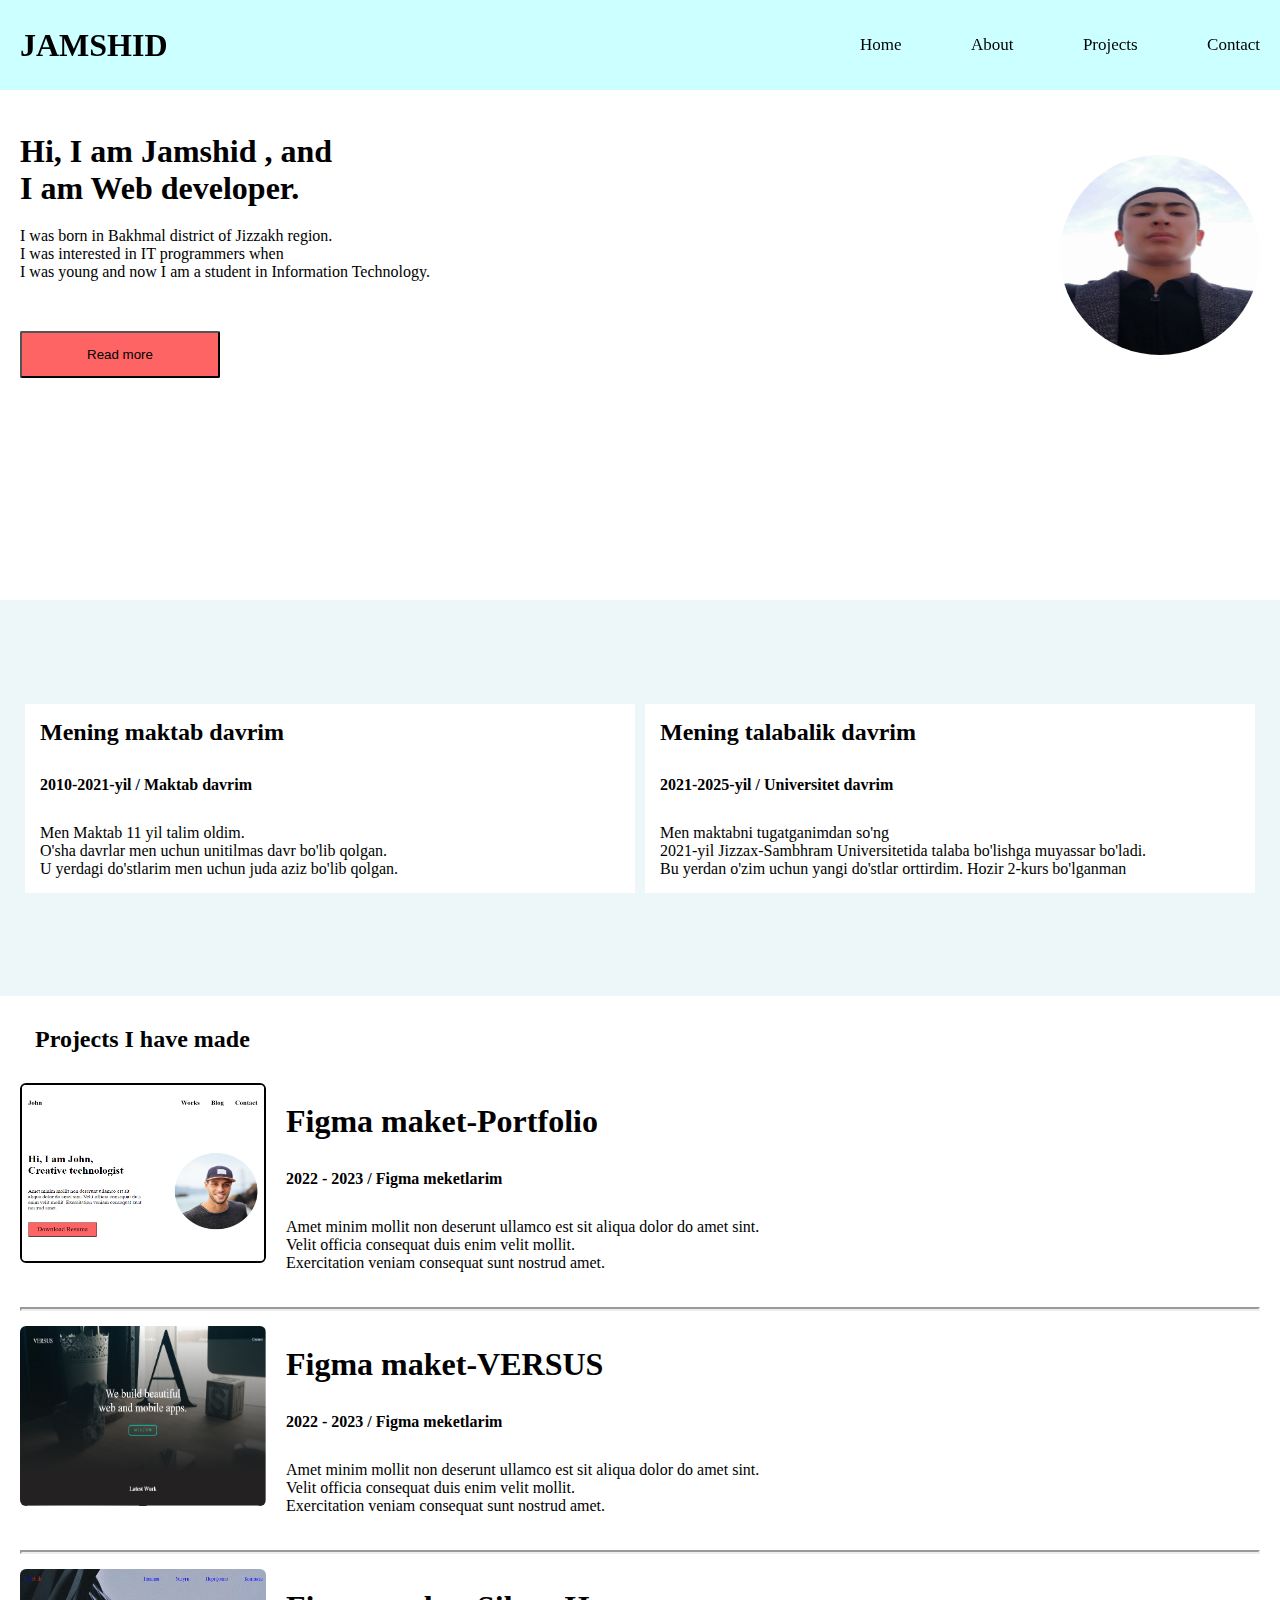
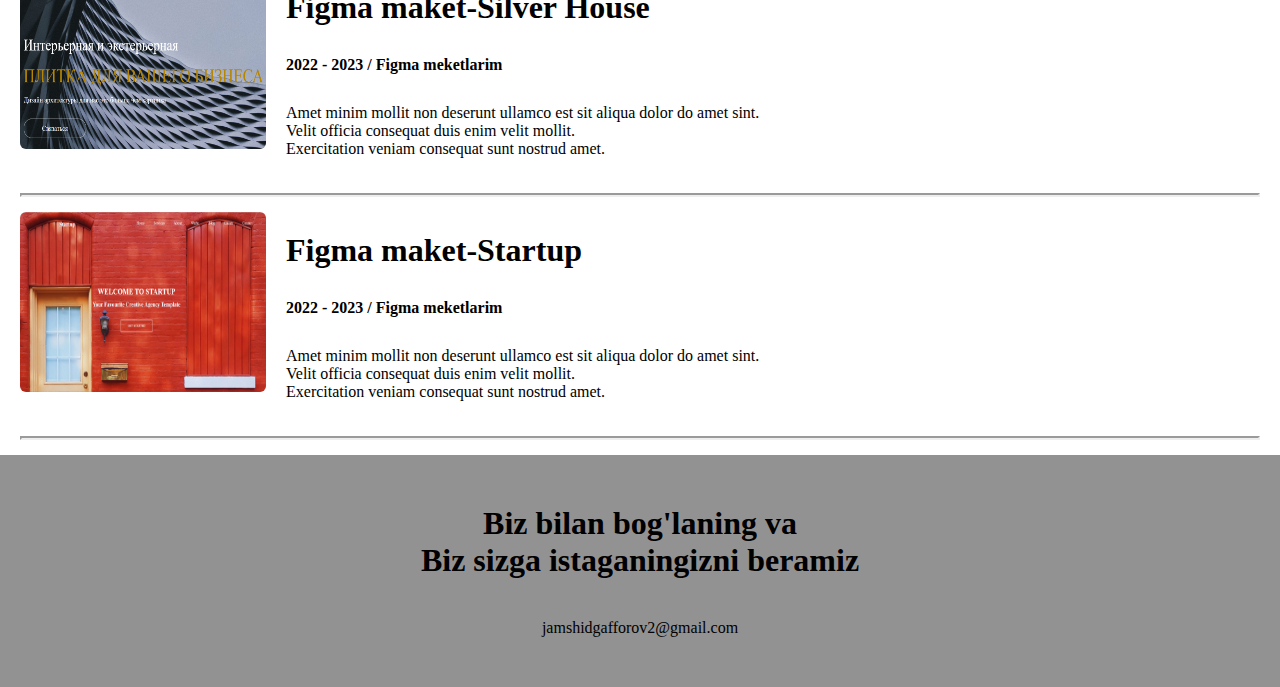
<file: index.html>
<!DOCTYPE html>
<html lang="en">

<head>
    <meta charset="UTF-8">
    <meta http-equiv="X-UA-Compatible" content="IE=edge">
    <meta name="viewport" content="width=device-width, initial-scale=1.0">

    <link rel="stylesheet" href="https://cdnjs.cloudflare.com/ajax/libs/font-awesome/6.3.0/css/all.min.css"
        integrity="sha512-SzlrxWUlpfuzQ+pcUCosxcglQRNAq/DZjVsC0lE40xsADsfeQoEypE+enwcOiGjk/bSuGGKHEyjSoQ1zVisanQ=="
        crossorigin="anonymous" referrerpolicy="no-referrer" />
    <link rel="stylesheet" href="./index.css">
    <title>Jamshid</title>
</head>

<body>
    <header class="">
        <nav>
            <div class="container">
                <div class="row">
                    <h1>JAMSHID</h1>
                    <ul class="display-flex ul1">
                        <li><a href="">Home</a></li>
                        <li><a href="#about">About</a></li>
                        <li><a href="#projects">Projects</a></li>
                        <li><a href="#aloqa">Contact</a></li>
                    </ul>
                    <i class="fas fa-bars"></i>
                    <input type="checkbox" id="dropdown">
                    <label for="dropdown" class="menubar">

                    </label>
                </div>
            </div>
        </nav>
        <section class="section1">
            <div class="container">
                <div class="row display-flex">
                    <div class="article">
                        <h1>Hi, I am Jamshid , and <br>
                            I am Web developer.
                        </h1>
                        <p>
                            I was born in Bakhmal district of Jizzakh region. <br>
                            I was interested in IT programmers when <br>
                            I was young and now I am a student in
                            Information Technology.
                        </p>
                        <button type="button" class="btn btn-danger">Read more</button>


                    </div>
                    <div class="img">
                        <img src="./img/My picture.jpg" alt="picture">
                    </div>
                </div>
            </div>
        </section>
    </header>


    <main id="about">
        <div class="container">

            <div class="row">
                <div class="col-6">
                    <div class="div">
                        <h2>
                            Mening maktab davrim
                        </h2>
                        <b>2010-2021-yil / Maktab davrim</b>
                        <p>
                            Men Maktab 11 yil talim oldim. <br>
                            O'sha davrlar men uchun unitilmas davr bo'lib qolgan. <br>
                            U yerdagi do'stlarim men uchun juda aziz bo'lib qolgan.
                        </p>
                    </div>
                </div>
                <div class="col-6 ">
                    <div class="div ">
                        <h2>
                            Mening talabalik davrim
                        </h2>
                        <b>2021-2025-yil / Universitet davrim</b>
                        <p>
                            Men maktabni tugatganimdan so'ng <br>
                            2021-yil Jizzax-Sambhram Universitetida talaba bo'lishga muyassar bo'ladi. <br>
                            Bu yerdan o'zim uchun yangi do'stlar orttirdim.
                            Hozir 2-kurs bo'lganman
                        </p>
                    </div>
                </div>
            </div>
        </div>
    </main>
    <section id="projects" class="section2">
        <div class="container">
            <h2>Projects I have made</h2>
            <div class="row">
                <div class="col4">
                    <a href="../Portfolio/"><img class="border" src="./img/Screenshot_4.png" alt="Rasm"></a>
                    <div class="figma">
                        <h1>Figma maket-Portfolio</h1>
                        <b> 2022 - 2023 / Figma meketlarim</b>
                        <p>Amet minim mollit non deserunt ullamco est sit aliqua dolor do amet sint. <br> Velit officia
                            consequat duis enim velit mollit. <br> Exercitation veniam consequat sunt nostrud amet.</p>
                    </div>
                </div>
                <hr>
                <div class="col4">
                    <a href="../VERSUS/index.html"><img src="./img/Screenshot_2.png" alt="Rasm"></a>
                    <div class="figma">
                        <h1>Figma maket-VERSUS</h1>
                        <b> 2022 - 2023 / Figma meketlarim</b>
                        <p>Amet minim mollit non deserunt ullamco est sit aliqua dolor do amet sint. <br> Velit officia
                            consequat duis enim velit mollit. <br> Exercitation veniam consequat sunt nostrud amet.</p>
                    </div>
                </div>
                <hr>
                <div class="col4">
                    <a href="../Plitalar/index.html"><img src="./img/Screenshot_6.png" alt="Rasm"></a>
                    <div class="figma">
                        <h1>Figma maket-Silver House</h1>
                        <b> 2022 - 2023 / Figma meketlarim</b>
                        <p>Amet minim mollit non deserunt ullamco est sit aliqua dolor do amet sint. <br> Velit officia
                            consequat duis enim velit mollit. <br> Exercitation veniam consequat sunt nostrud amet.</p>
                    </div>
                </div>
                <hr>
                <div class="col4">
                    <a href="../Startup/index.html"><img src="./img/Screenshot_5.png" alt="Rasm"></a>
                    <div class="figma">
                        <h1>Figma maket-Startup</h1>
                        <b> 2022 - 2023 / Figma meketlarim</b>
                        <p>Amet minim mollit non deserunt ullamco est sit aliqua dolor do amet sint. <br> Velit officia
                            consequat duis enim velit mollit. <br> Exercitation veniam consequat sunt nostrud amet.</p>
                    </div>
                </div>
                <hr>
            </div>
        </div>
    </section>
    <footer id="aloqa">
        <div class="container">
            <div class="row">
                <h1>Biz bilan bog'laning va <br>
                    Biz sizga istaganingizni beramiz
                </h1>
                <div class="icons">
                    <a href="https://instagram.com/jamshidgafforov1?igshid=ZDdkNTZiNTM="><i class="fa-brands fa-instagram"></i></a>
                    <a href="https://t.me/IT_injiner"><i class="fa-brands fa-telegram"></i></a>
                    <a href="#"><i class="fa-brands fa-twitter"></i></a>
                    <a href="#"><i class="fa-brands fa-linkedin"></i></a>
                </div>
                <p>jamshidgafforov2@gmail.com</p>
            </div>
        </div>
    </footer>
</body>

</html>
</file>
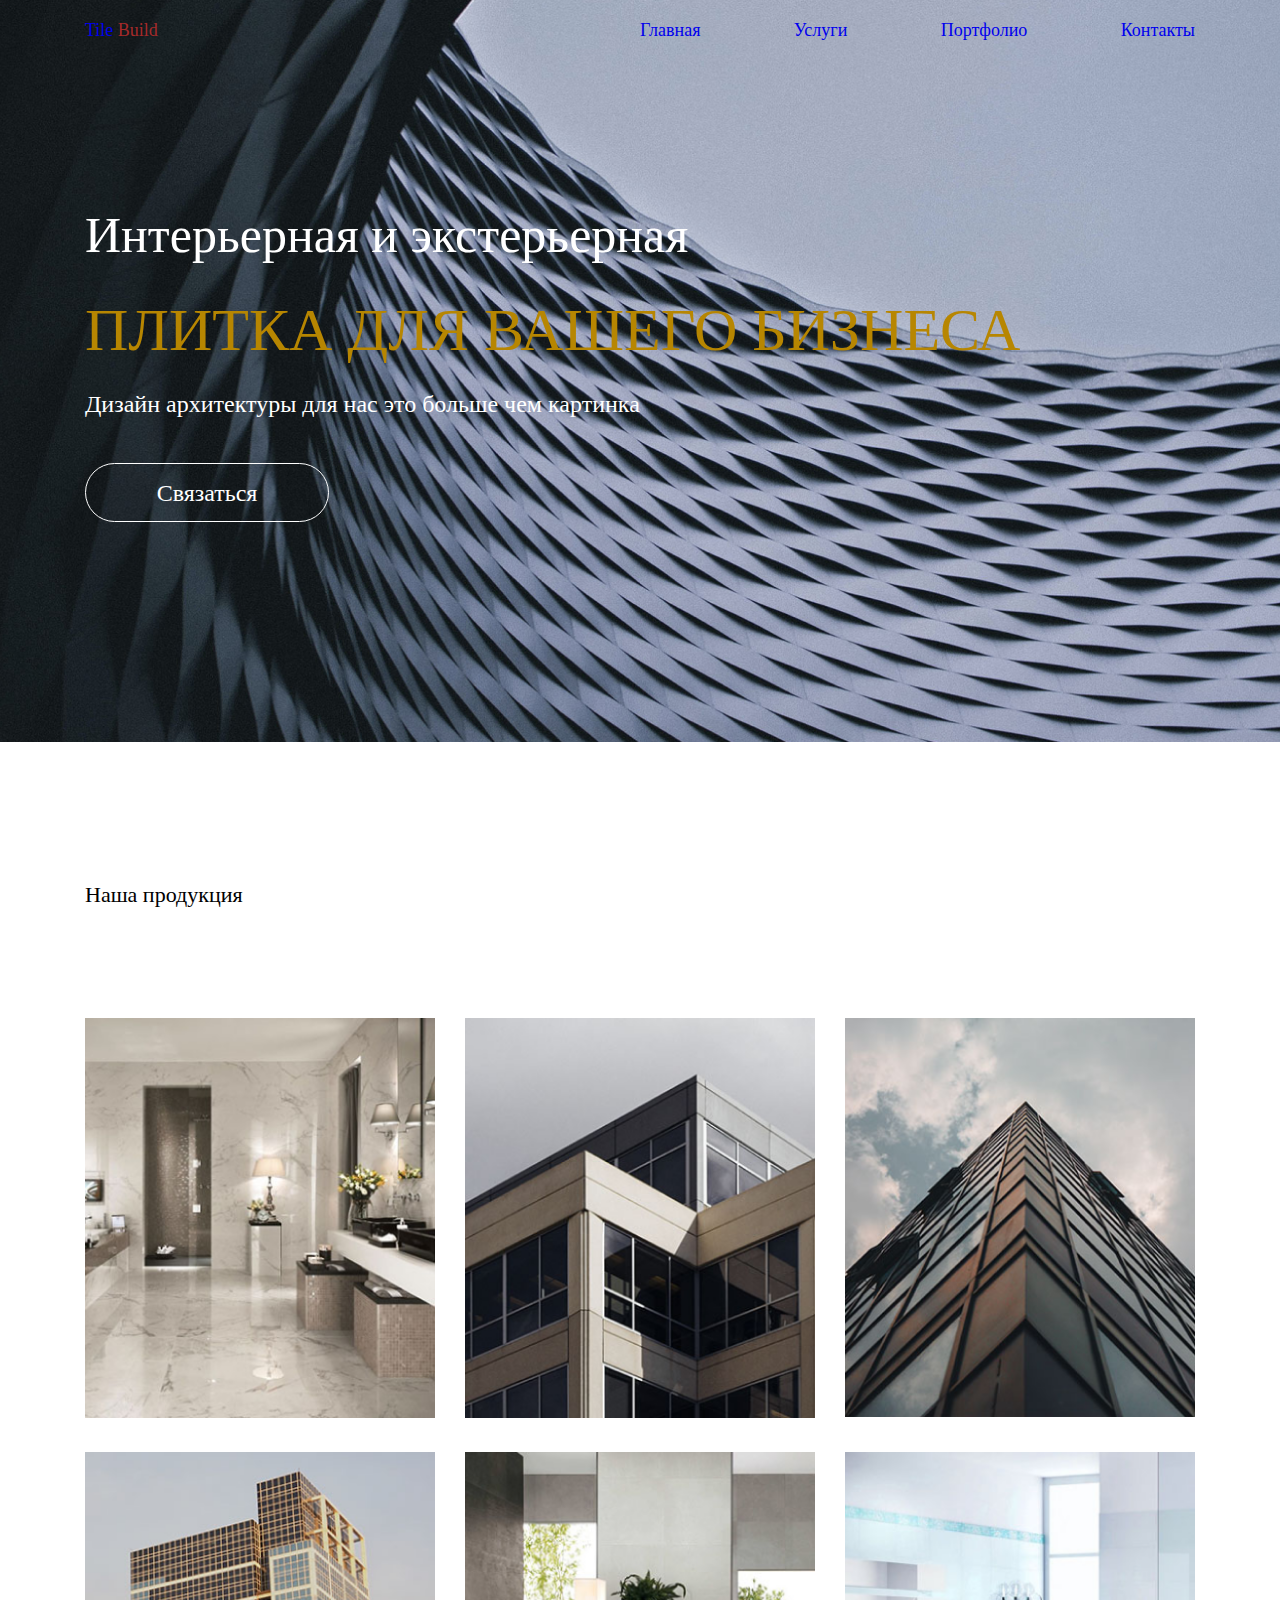
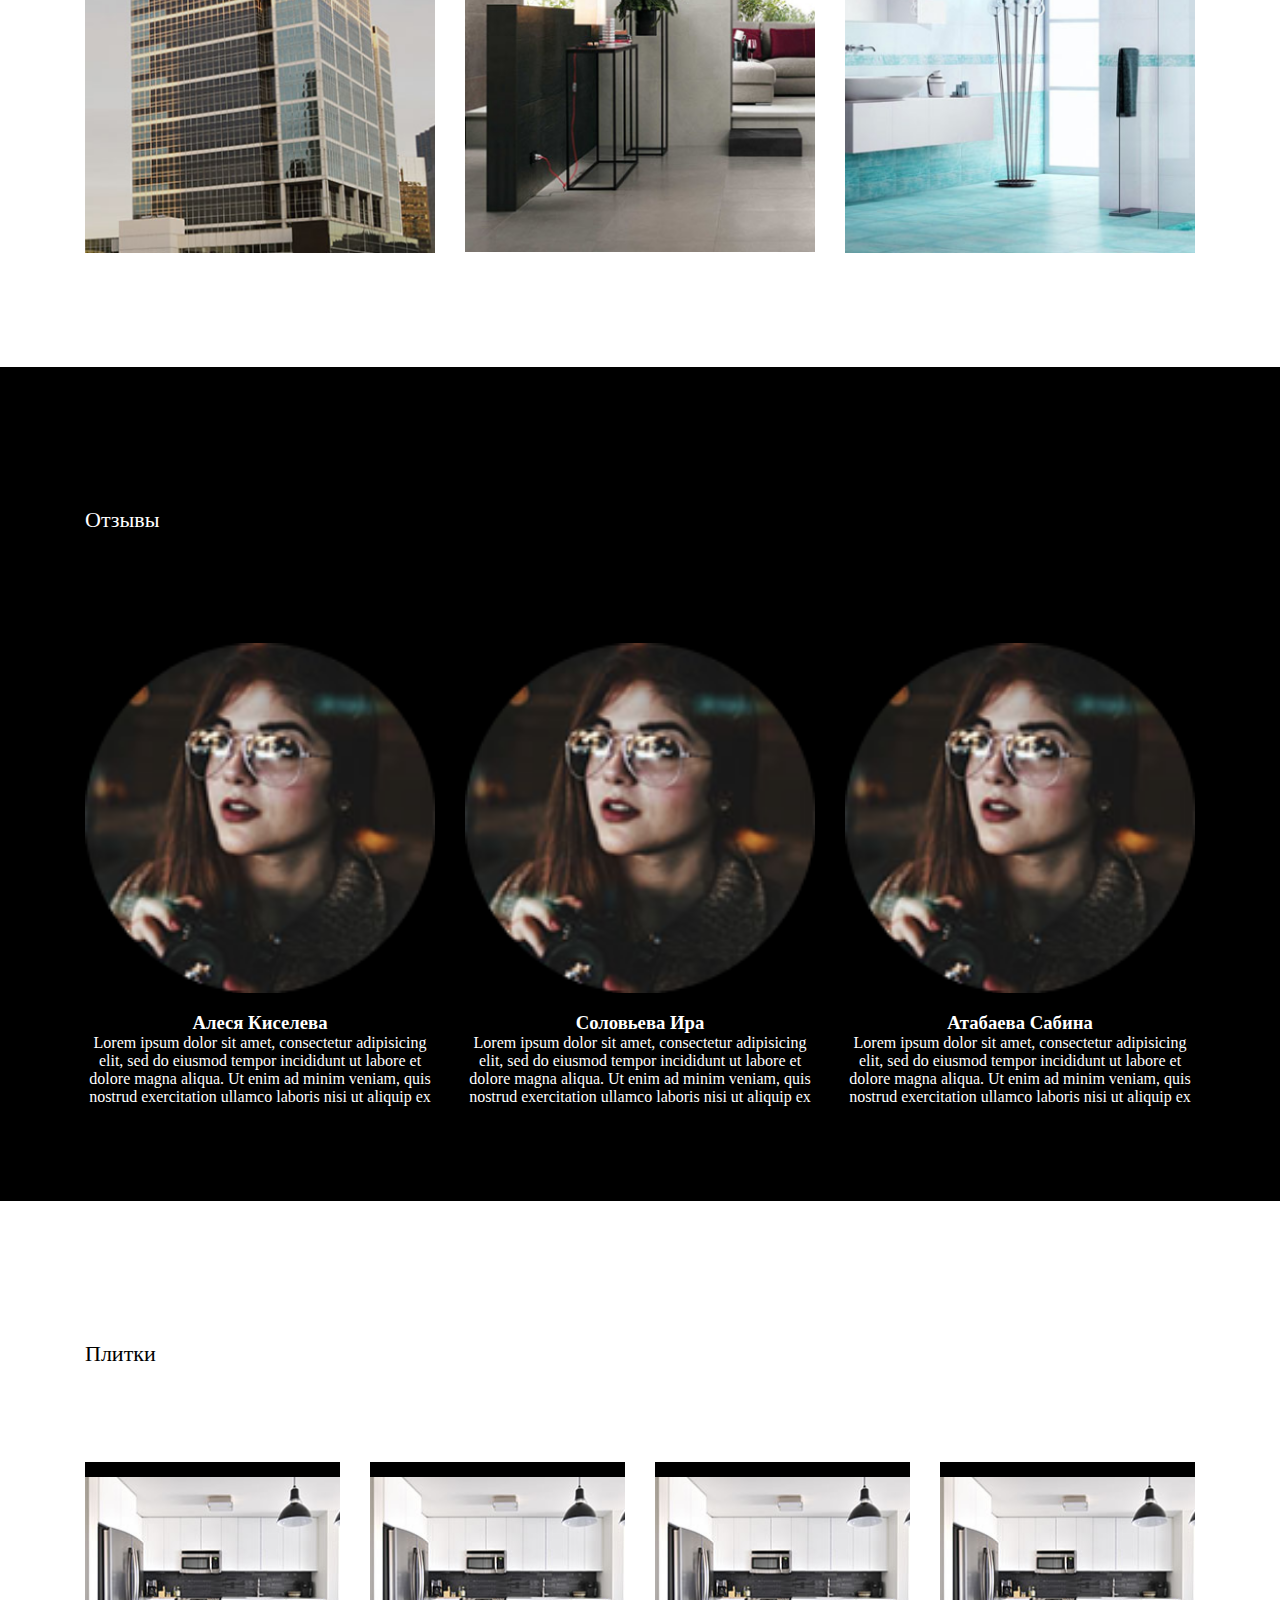
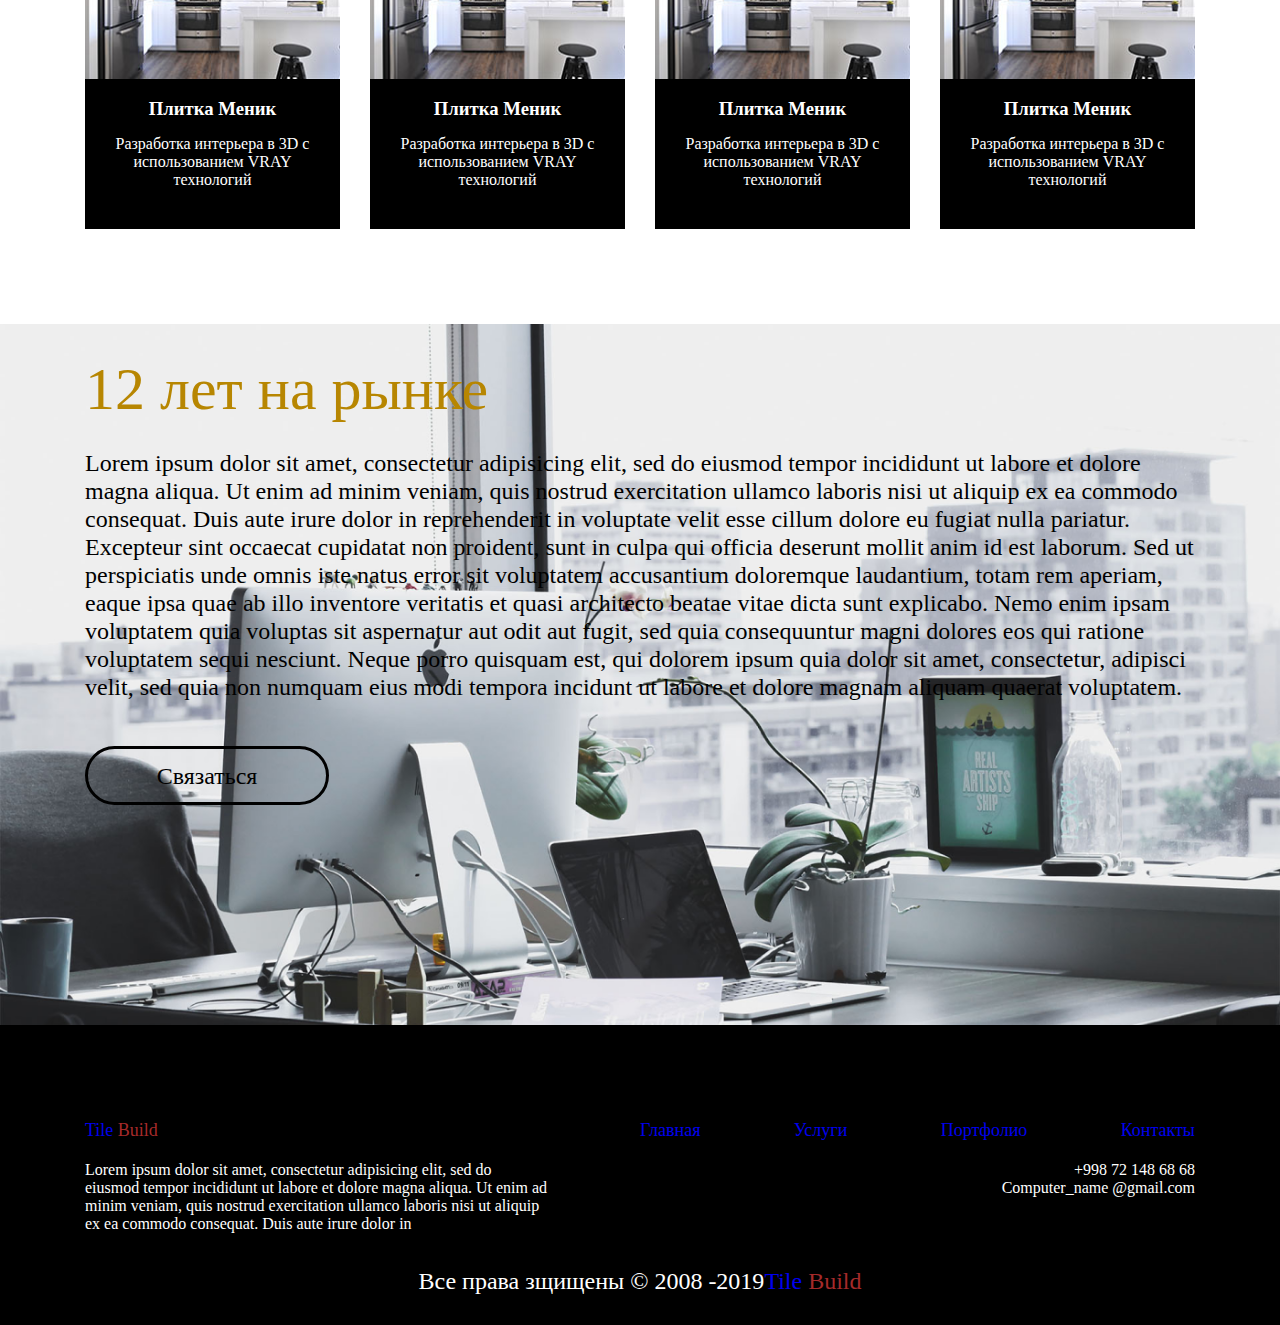
<file: Plitalar/index.html>
<!DOCTYPE html>
<html lang="en">

<head>
    <meta charset="UTF-8">
    <meta http-equiv="X-UA-Compatible" content="IE=edge">
    <meta name="viewport" content="width=device-width, initial-scale=1.0">
    <link rel="stylesheet" href="https://cdnjs.cloudflare.com/ajax/libs/font-awesome/6.2.1/css/all.min.css"
        integrity="sha512-MV7K8+y+gLIBoVD59lQIYicR65iaqukzvf/nwasF0nqhPay5w/9lJmVM2hMDcnK1OnMGCdVK+iQrJ7lzPJQd1w=="
        crossorigin="anonymous" referrerpolicy="no-referrer" />
    <link rel="stylesheet" href="./index.css">
    <title> Plitka </title>
</head>

<body>
    <header class="header-img">
        <div class="container">
            <div class="row fsize display-flex textcolor hover width-media">
                <a href="#" class="calc2 hover">Tile <span style="color: brown;">Build</span></a>
                <ul class=" calc6 display-flex">
                    <li><a href="#">Главная</a></li>
                    <li><a href="#">Услуги</a></li>
                    <li><a href="#">Портфолио</a></li>
                    <li><a href="#">Контакты</a></li>
                </ul>
                <i class="fa-sharp fa-solid fa-bars"></i>
            </div>
            <div class="row2">
                <h2>Интерьерная и экстерьерная</h2>
                <h1>ПЛИТКА ДЛЯ ВАШЕГО БИЗНЕСА</h1>
                <p class="header-p textcolor">Дизайн архитектуры для нас это больше чем картинка</p>
                <button>Связаться</button>
            </div>
        </div>
    </header>
    <main>
        <section>
            <div class="container">
                <p class="article">Наша продукция</p>
                <div class="row textcenter">
                    <div class="calc4"><img style="width: 100%;" src=".//img/gljancevaja-matovaja.png" alt="Rasm"></div>
                    <div class="calc4"><img style="width: 100%;" src=".//img/matt-reames-1199594-unsplash.png"
                            alt="Rasm"></div>
                    <div class="calc4"><img style="width: 100%;" src=".//img/callum-wale-756055-unsplash.png"
                            alt="Rasm"></div>
                    <div class="calc4"><img style="width: 100%;" src=".//img/michael-moloney-62696-unsplash.png"
                            alt="Rasm"></div>
                    <div class="calc4"><img style="width: 100%;" src=".//img/Обои на рабочий стол 1920x1080.png"
                            alt="Rasm"></div>
                    <div class="calc4"><img style="width: 100%;" src=".//img/Слой 1.png" alt="Rasm"></div>
                </div>
            </div>
        </section>
        <section class="bcolor">
            <div class="container">
                <p class="article textcolor">Отзывы</p>
                <div class="row textcolor textcenter ">
                    <div class="calc4">
                        <img src=".//img/Ellipse 1.png" alt="Rasm" style="width: 100%;">
                        <h3>Алеся Киселева</h3>
                        <p>Lorem ipsum dolor sit amet, consectetur adipisicing elit, sed do eiusmod tempor incididunt ut
                            labore et dolore magna aliqua. Ut enim ad minim veniam, quis nostrud exercitation ullamco
                            laboris nisi ut aliquip ex </p>
                    </div>
                    <div class="calc4">
                        <img src=".//img/Ellipse 1.png" alt="Rasm" style="width: 100%;">
                        <h3>Соловьева Ира</h3>
                        <p>Lorem ipsum dolor sit amet, consectetur adipisicing elit, sed do eiusmod tempor incididunt ut
                            labore et dolore magna aliqua. Ut enim ad minim veniam, quis nostrud exercitation ullamco
                            laboris nisi ut aliquip ex </p>
                    </div>
                    <div class="calc4">
                        <img src=".//img/Ellipse 1.png" alt="Rasm" style="width: 100%;">
                        <h3>Атабаева Сабина</h3>
                        <p>Lorem ipsum dolor sit amet, consectetur adipisicing elit, sed do eiusmod tempor incididunt ut
                            labore et dolore magna aliqua. Ut enim ad minim veniam, quis nostrud exercitation ullamco
                            laboris nisi ut aliquip ex </p>
                    </div>
                </div>
            </div>
        </section>
        <section>
            <div class="container">
                <p class="article ">Плитки</p>
                <div class="row textcenter  ">
                    <div class="calc3 textcolor">
                        <div class="bcolor textcolor">
                            <img src="./img/Kitchen.png" alt="Rasm" style="width: 100%;">
                            <h3>Плитка Меник</h3>
                            <p class="main-p">Разработка интерьера
                                в 3D c использованием
                                VRAY технологий</p>
                        </div>

                    </div>
                    <div class="calc3 textcolor">
                        <div class="bcolor textcolor">
                            <img src="./img/Kitchen.png" alt="Rasm" style="width: 100%;">
                            <h3>Плитка Меник</h3>
                            <p class="main-p">Разработка интерьера
                                в 3D c использованием
                                VRAY технологий</p>
                        </div>

                    </div>
                    <div class="calc3 textcolor">
                        <div class="bcolor textcolor">
                            <img src="./img/Kitchen.png" alt="Rasm" style="width: 100%;">
                            <h3>Плитка Меник</h3>
                            <p class="main-p">Разработка интерьера
                                в 3D c использованием
                                VRAY технологий</p>
                        </div>

                    </div>
                    <div class="calc3 textcolor">
                        <div class="bcolor textcolor">
                            <img src="./img/Kitchen.png" alt="Rasm" style="width: 100%;">
                            <h3>Плитка Меник</h3>
                            <p class="main-p">Разработка интерьера
                                в 3D c использованием
                                VRAY технологий</p>
                        </div>

                    </div>
                </div>
            </div>
        </section>
        <section style="background: url(.//img/Nestone\ Office.png) no-repeat center center / cover ; " class=" ">
            <div class="container">
                <div class="row width-media">
                    <h1>12 лет на рынке</h1>
                    <p class="header-p">Lorem ipsum dolor sit amet, consectetur adipisicing elit, sed do eiusmod tempor
                        incididunt ut
                        labore
                        et dolore magna aliqua. Ut enim ad minim veniam, quis nostrud exercitation ullamco laboris nisi
                        ut
                        aliquip ex ea commodo consequat. Duis aute irure dolor in reprehenderit in voluptate velit esse
                        cillum dolore eu fugiat nulla pariatur. Excepteur sint occaecat cupidatat non proident, sunt in
                        culpa qui officia deserunt mollit anim id est laborum. Sed ut perspiciatis unde omnis iste natus
                        error sit voluptatem accusantium doloremque laudantium, totam rem aperiam, eaque ipsa quae ab
                        illo
                        inventore veritatis et quasi architecto beatae vitae dicta sunt explicabo. Nemo enim ipsam
                        voluptatem quia voluptas sit aspernatur aut odit aut fugit, sed quia consequuntur magni dolores
                        eos
                        qui ratione voluptatem sequi nesciunt. Neque porro quisquam est, qui dolorem ipsum quia dolor
                        sit
                        amet, consectetur, adipisci velit, sed quia non numquam eius modi tempora incidunt ut labore et
                        dolore magnam aliquam quaerat voluptatem.</p>
                    <button style="color: black; border: solid black;">Связаться</button>
                </div>
            </div>
        </section>

    </main>
    <footer class="bcolor ">
        <div class="container textcolor ">
            <div class="row fsize display-flex padding-top width-media">
                <a href="#" class="calc2">Tile <span style="color: brown;">Build</span></a>
                <ul class=" calc6 display-flex">
                    <li><a href="#">Главная</a></li>
                    <li><a href="#">Услуги</a></li>
                    <li><a href="#">Портфолио</a></li>
                    <li><a href="#">Контакты</a></li>
                </ul>
                <i class="fa-sharp fa-solid fa-bars"></i>
            </div>
            <div class="row display-flex footer-p width-media">
                <p class="calc5 footer-">Lorem ipsum dolor sit amet, consectetur adipisicing elit, sed do eiusmod tempor
                    incididunt ut labore et dolore magna aliqua. Ut enim ad minim veniam, quis nostrud exercitation
                    ullamco laboris nisi ut aliquip ex ea commodo consequat. Duis aute irure dolor in </p>
                <div class="calc5  footer-" style="text-align: end; ">
                    <p>+998 72 148 68 68</p>
                    <p>Computer_name @gmail.com</p>
                </div>
            </div>
            <div class="end">
                <p>Все права зщищены © 2008 -2019</p>
                <a href="#" class="">Tile <span style="color: brown;">Build</span></a>
            </div>
        </div>
    </footer>
   </body>

</html>
</file>
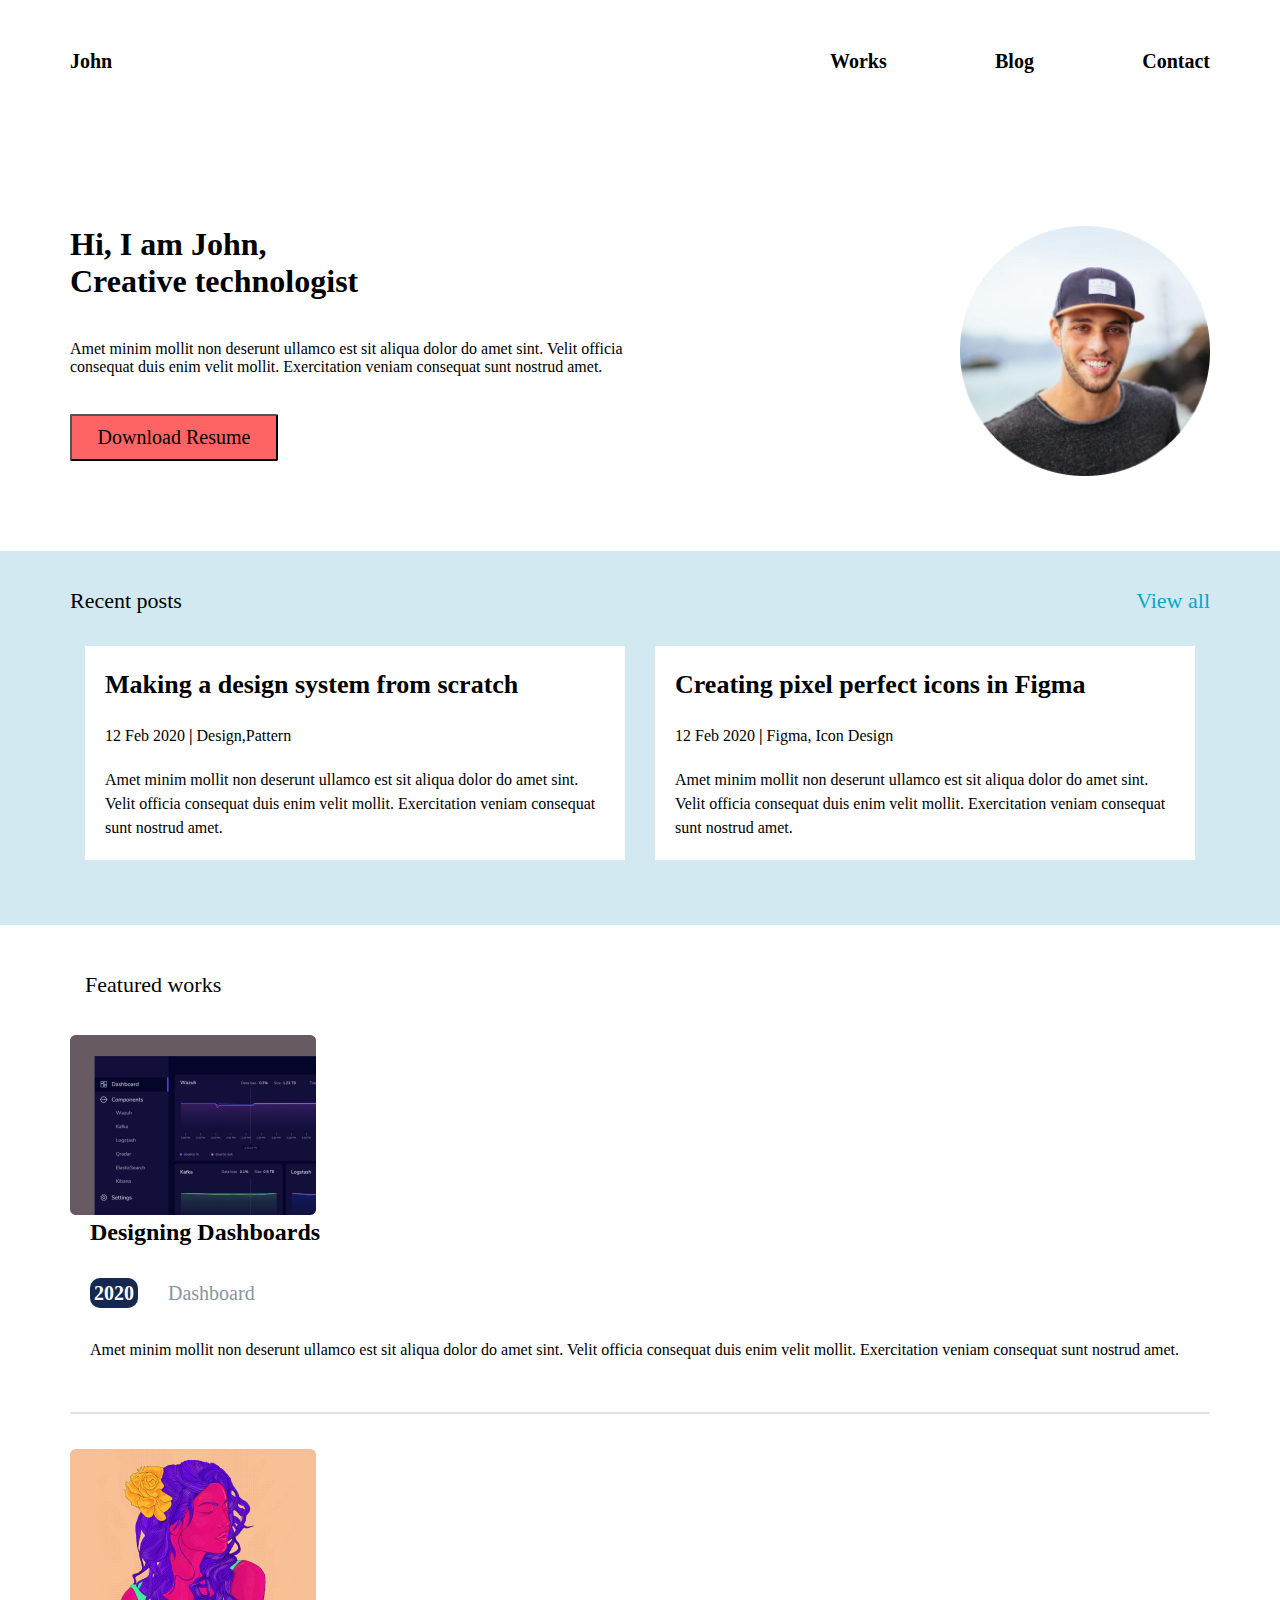
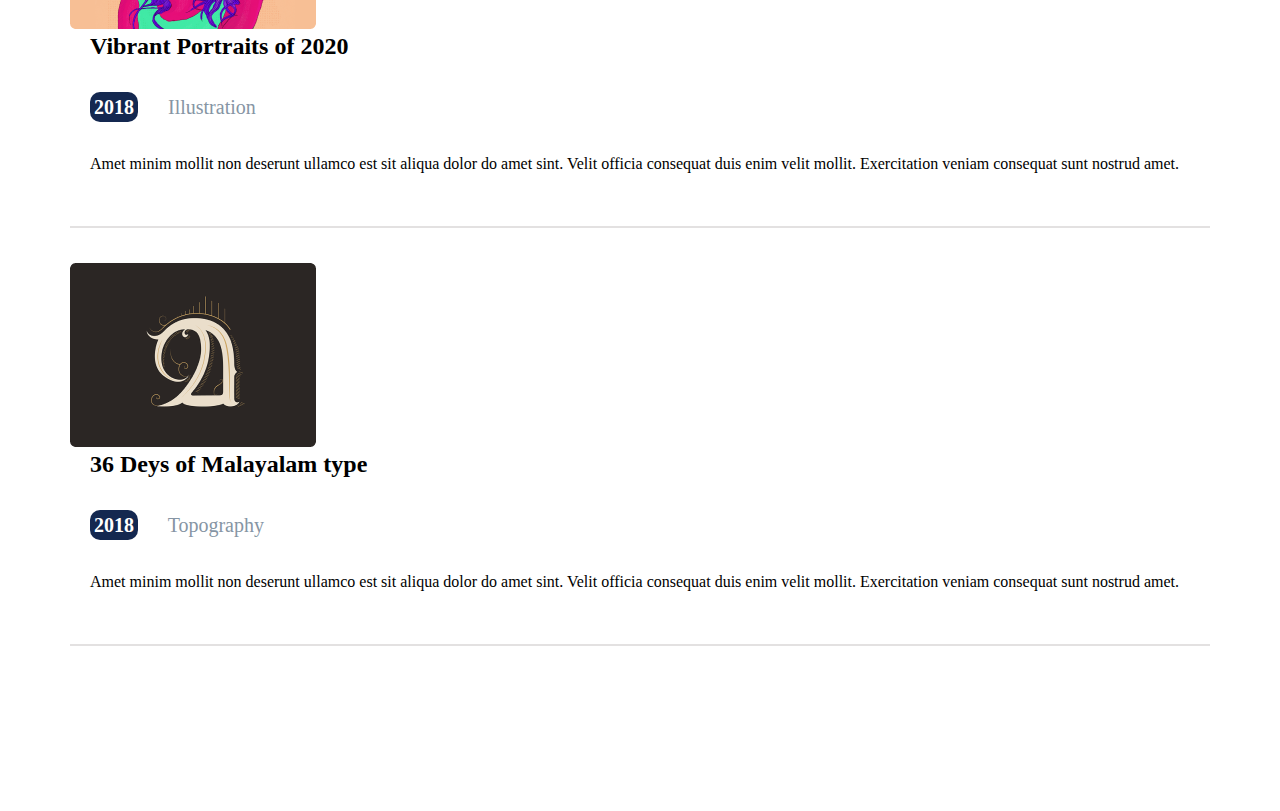
<file: Portfolio/index.html>
<!DOCTYPE html>
<html lang="en">

<head>
    <meta charset="UTF-8">
    <meta http-equiv="X-UA-Compatible" content="IE=edge">
    <meta name="viewport" content="width=device-width, initial-scale=1.0">

    <link rel="stylesheet" href="https://cdnjs.cloudflare.com/ajax/libs/font-awesome/6.2.1/css/all.min.css"
        integrity="sha512-MV7K8+y+gLIBoVD59lQIYicR65iaqukzvf/nwasF0nqhPay5w/9lJmVM2hMDcnK1OnMGCdVK+iQrJ7lzPJQd1w=="
        crossorigin="anonymous" referrerpolicy="no-referrer" />
    <link rel="stylesheet" href="./Portfolio.css">
    <title>Portfolio</title>
</head>

<body>
    <header class="width-100">
        <div class="container">
            <div class="row display-flex ">
                <h3 class="col-2 font-size"><a href="./index.html"><b>John</b></a></h3>
                <ul class="col-4 font-size display-flex">
                    <li><a href="#"><b>Works</b></a></li>
                    <li><a href="#"><b>Blog</b></a></li>
                    <li><a href="#"><b>Contact</b></a></li>
                </ul>
                <i class=" font-size fa-sharp fa-solid fa-bars"></i>

            </div>
            <div class="row display-flex padding-top john">
                <div class="col-6 height">
                    <h1>Hi, I am John, <br> Creative technologist</h1>
                    <p>Amet minim mollit non deserunt ullamco est sit aliqua dolor do amet sint. Velit officia consequat
                        duis enim velit mollit. Exercitation veniam consequat sunt nostrud amet.</p>
                    <button>Download Resume</button>
                </div>
                <div class="col-6 img">
                    <img src="./Img/John.png" alt="png">
                </div>

            </div>
        </div>
    </header>


    <main class="width-100" style="background: #d3e9f1;">
        <div class="container">
            <div class="row display-flex">
                <div class="div">
                    <p>Recent posts</p>
                </div>
                <div class="div" style="display: flex; align-items: center;">
                    <a href="#" style="color: #00A8CC; ">View all</a>
                </div>
            </div>
            <div class="row display-flex" style="margin-bottom: 30px;">
                <div class="col-6 col-12">
                    <div style="background: white; margin: 15px ; " class="width-100">
                        <h3>Making a design system from scratch</h3>
                        <p>12 Feb 2020 <b>|</b> Design,Pattern</p>
                        <p>Amet minim mollit non deserunt ullamco est sit aliqua dolor do amet sint. Velit officia
                            consequat
                            duis enim velit mollit. Exercitation veniam consequat sunt nostrud amet.</p>

                    </div>
                </div>
                <div class="col-6 col-12">
                    <div style="background: white; margin: 15px ;" class="width-100">
                        <h3>Creating pixel perfect icons in Figma</h3>
                        <p>12 Feb 2020 <b>|</b> Figma, Icon Design</p>
                        <p>Amet minim mollit non deserunt ullamco est sit aliqua dolor do amet sint. Velit officia
                            consequat
                            duis enim velit mollit. Exercitation veniam consequat sunt nostrud amet.</p>

                    </div>
                </div>
            </div>
        </div>

    </main>
    <section>
        <div class="container">
            <p style="padding: 30px 0 20px;">Featured works</p>
            <div class="row">
                <div class="row2">
                    <div class=".col-12"><img src="./Img/Rectangle 30.png" alt="png"></div>
                    <div class=".col-12" style="margin-left:20px ;">
                        <h2>Designing Dashboards</h2><br>
                        <p><b>2020</b> Dashboard</p>
                        <p class="article">Amet minim mollit non deserunt ullamco est sit aliqua dolor do amet sint.
                            Velit officia consequat duis enim velit mollit. Exercitation veniam consequat sunt nostrud
                            amet.</p>
                    </div>
                </div>
                <hr>
                <div class="row2" >
                    <div class=".col-12"><img src="./Img/Rectangle 32.png" alt="png"></div>
                    <div class=".col-12" style="margin-left: 20px;">
                        <h2>Vibrant Portraits of 2020</h2><br>
                        <p><b>2018</b> Illustration</p>
                        <p class="article">Amet minim mollit non deserunt ullamco est sit aliqua dolor do amet sint.
                            Velit officia consequat duis enim velit mollit. Exercitation veniam consequat sunt nostrud
                            amet.</p>
                    </div>
                </div>
                <hr>
                <div class="row2">
                    <div class=".col-12"><img src="./Img/Rectangle 34.png" alt="png"></div>
                    <div class=".col-12" style="margin-left: 20px;">
                        <h2>36 Deys of Malayalam type</h2><br>
                        <p><b> 2018</b> Topography</p>
                        <p class="article">Amet minim mollit non deserunt ullamco est sit aliqua dolor do amet sint.
                            Velit officia consequat duis enim velit mollit. Exercitation veniam consequat sunt nostrud
                            amet.</p>
                    </div>
                </div>
                <hr>
            </div>
        </div>
    </section>

    <footer>
        <div class="container">
            <div class="row">
                <ul class="icons display-flex col-4">
                    <li><a href="#"><i class="fa-brands fa-square-facebook"></i></a></li>
                    <li><a href="#"><i class="fa-brands fa-instagram"></i></a></li>
                    <li><a href="#"><i class="fa-brands fa-twitter"></i></a></li>
                    <li><a href="#"><i class="fa-brands fa-telegram"></i></a></li>
                </ul>
            </div>
        </div>
    </footer>
    

</body>

</html>
</file>
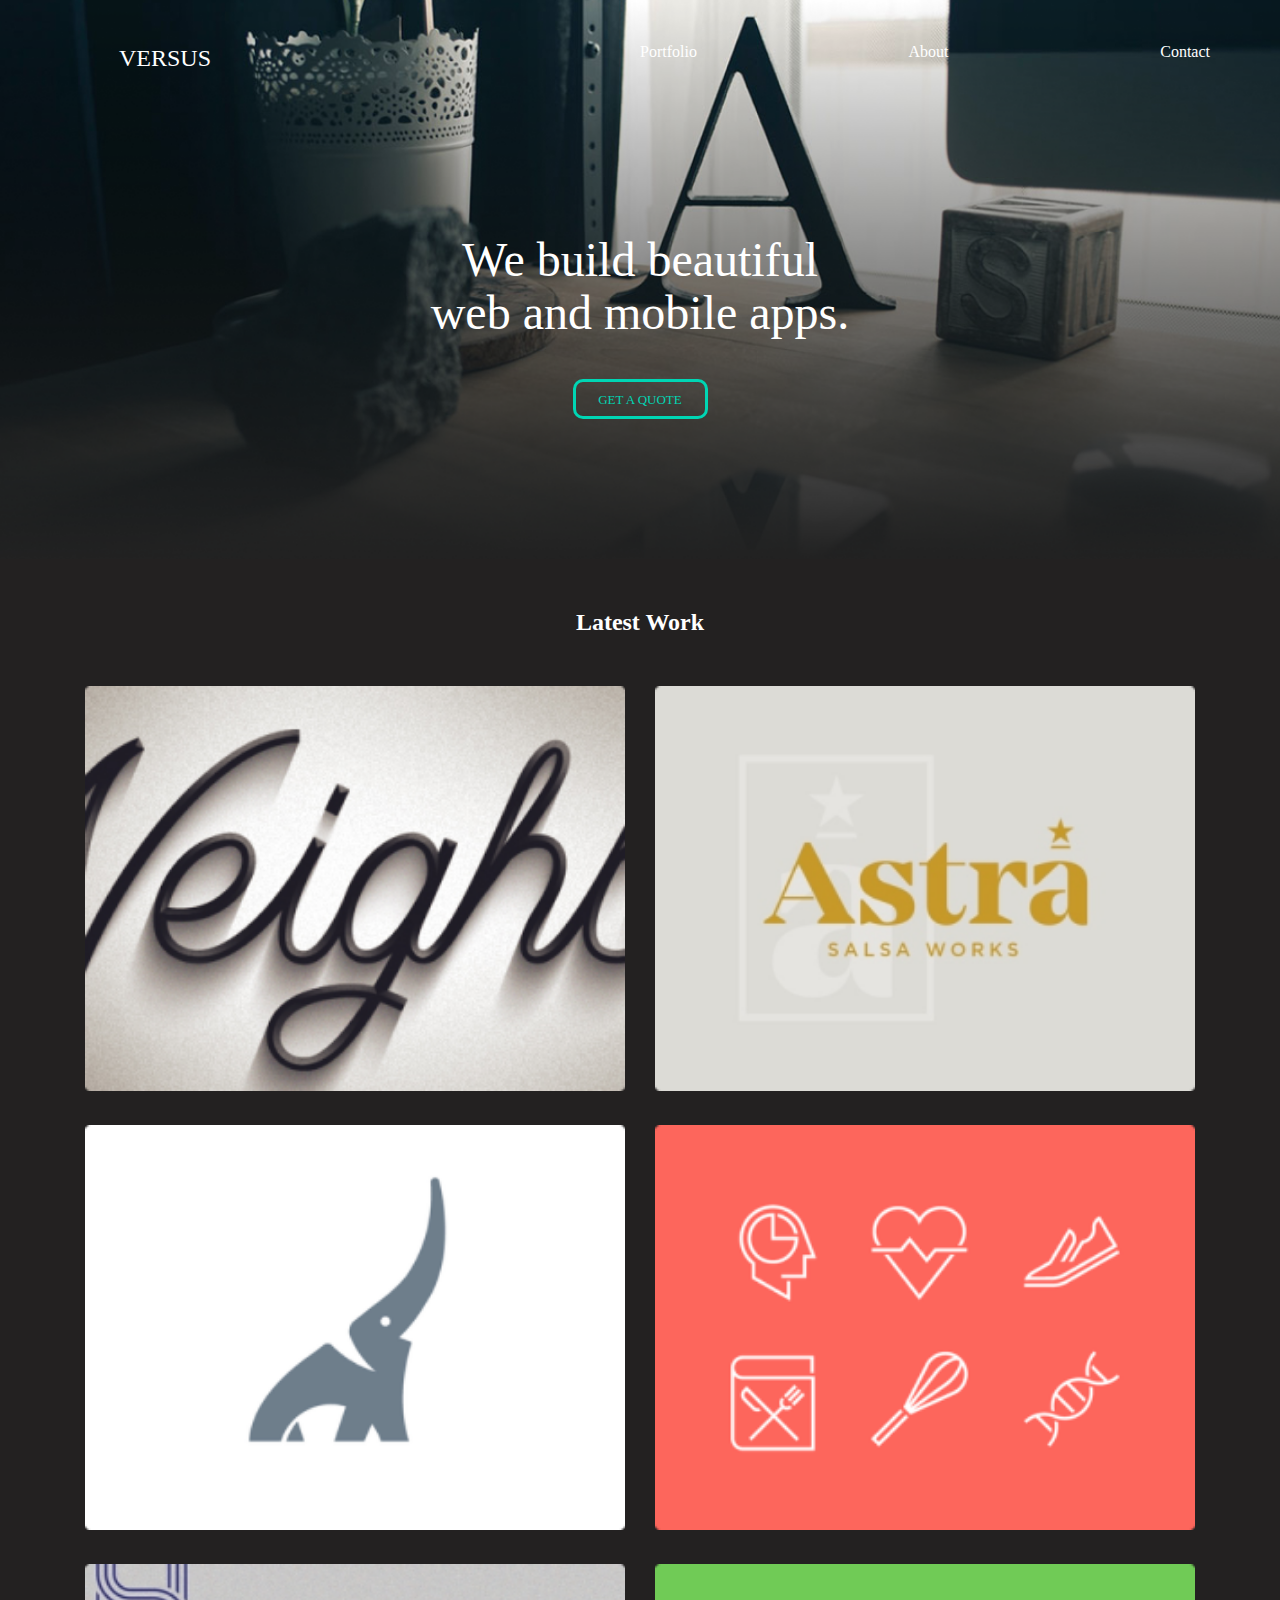
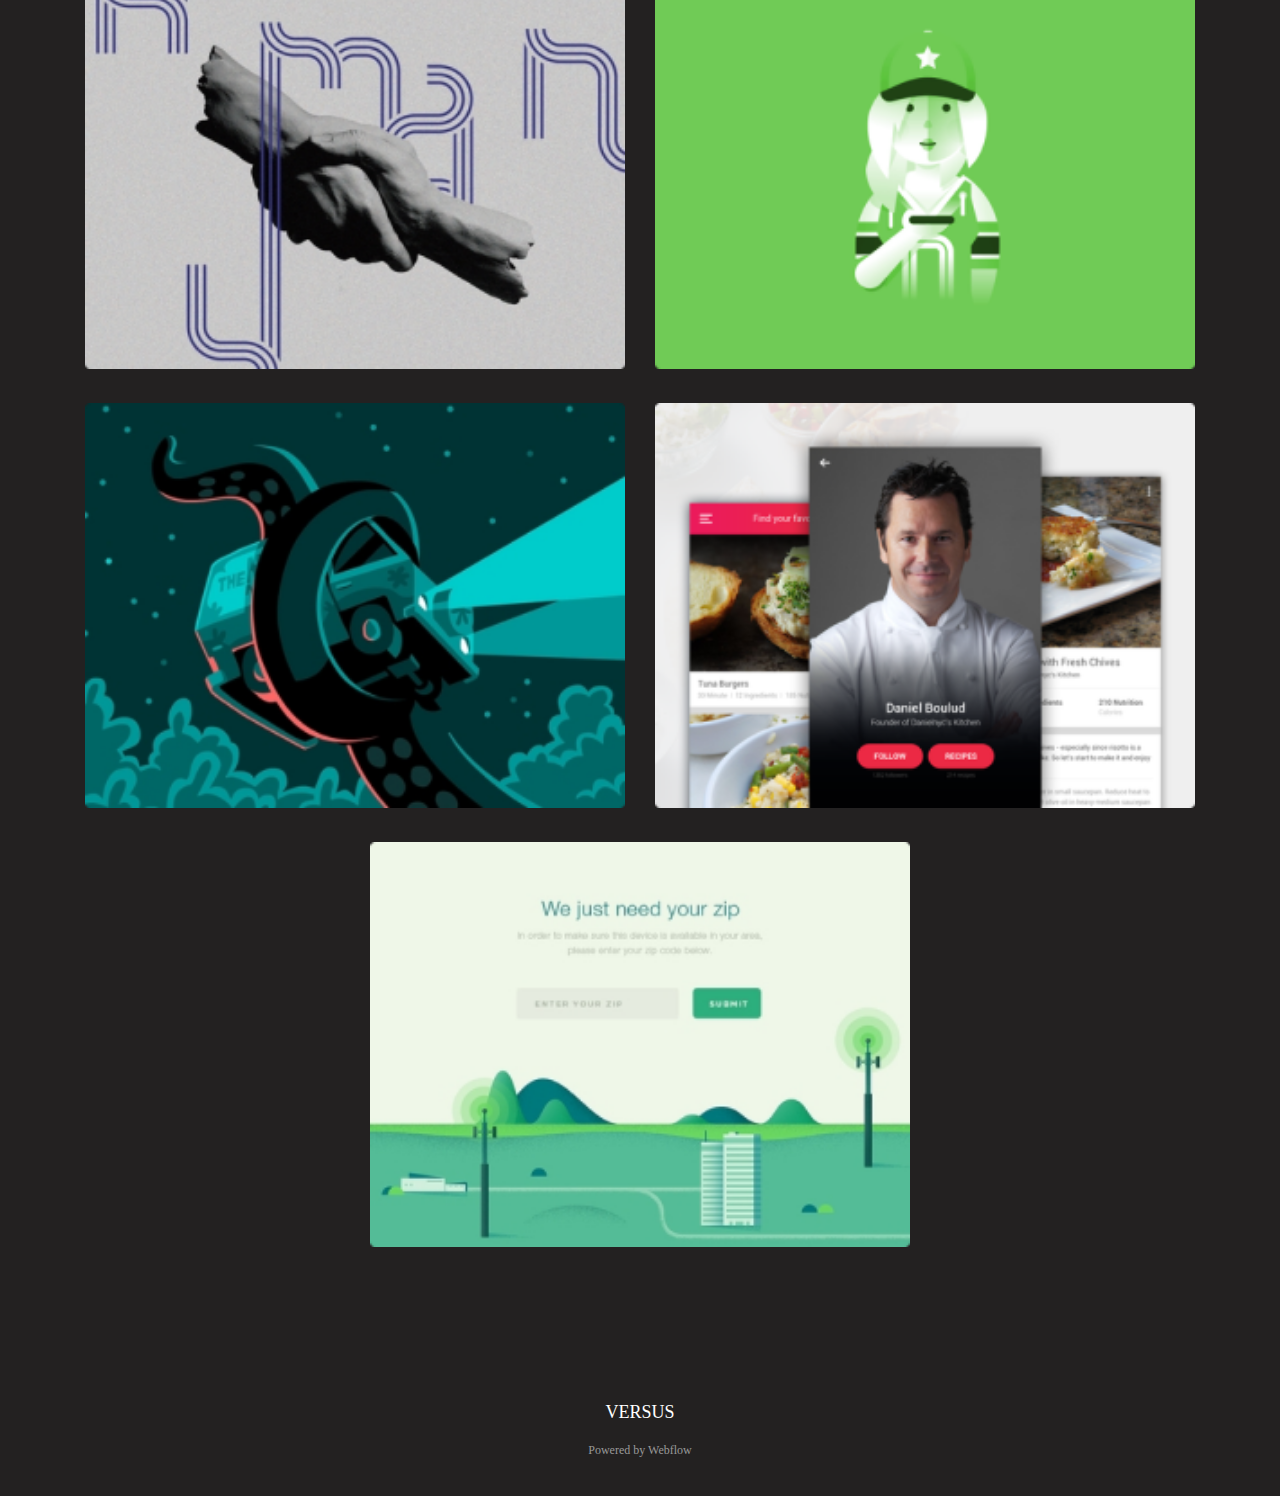
<file: VERSUS/index.html>
<!DOCTYPE html>
<html lang="en">

<head>
    <meta charset="UTF-8">
    <meta http-equiv="X-UA-Compatible" content="IE=edge">
    <meta name="viewport" content="width=device-width, initial-scale=1.0">
    <link rel="stylesheet" href="https://cdnjs.cloudflare.com/ajax/libs/font-awesome/6.2.1/css/all.min.css" integrity="sha512-MV7K8+y+gLIBoVD59lQIYicR65iaqukzvf/nwasF0nqhPay5w/9lJmVM2hMDcnK1OnMGCdVK+iQrJ7lzPJQd1w==" crossorigin="anonymous" referrerpolicy="no-referrer" />
    <link rel="stylesheet" href="./Versus.css">
    <title>Versus</title>
</head>

<body>
    <header class="header-img width-padding">
        <div class="container">
            <div class="row display-flex padding-top">               
                    <h3 class="col-2"><a href="#">VERSUS</a></h3>
                    <ul class="col-4 col-6 display-flex">
                        <li><a href="#">Portfolio </a></li>
                        <li><a href="#">About</a></li>
                        <li><a href="#">Contact</a></li>
                    </ul> 
                    <i class="fa-sharp fa-solid fa-bars"></i>
            </div>
            <div class="row2">
                <h1 class="text-color">We build beautiful <br> web and mobile apps.</h1>
                    <button>GET A QUOTE</button>
            </div>
        </div>
    </header>
    <main class="width-padding background-color " style="padding-bottom: 100px;">
        <div class="container text-color">
            <h2>Latest Work</h2>
            <div class="row">
                <div style="padding: 15px;" class="col-4 col-6 width-padding"><img src="./IMG/IMAGE (1).png" alt="Rasm"></div>
                <div style="padding: 15px;" class="col-4 col-6 width-padding"><img src="./IMG/IMAGE (2).png" alt="Rasm"></div>
                <div style="padding: 15px;" class="col-4 col-6 width-padding"><img src="./IMG/IMAGE (3).png" alt="Rasm"></div>
                <div style="padding: 15px;" class="col-4 col-6 width-padding"><img src="./IMG/IMAGE (4).png" alt="Rasm"></div>
                <div style="padding: 15px;" class="col-4 col-6 width-padding"><img src="./IMG/IMAGE (5).png" alt="Rasm"></div>
                <div style="padding: 15px;" class="col-4 col-6 width-padding"><img src="./IMG/IMAGE (6).png" alt="Rasm"></div>
                <div style="padding: 15px;" class="col-4 col-6 width-padding"><img src="./IMG/IMAGE (7).png" alt="Rasm"></div>
                <div style="padding: 15px;" class="col-4 col-6 width-padding"><img src="./IMG/IMAGE (8).png" alt="Rasm"></div>
                <div style="padding: 15px;" class="col-4 col-6 width-padding"><img src="./IMG/IMAGE (9).png" alt="Rasm"></div>
            </div>
        </div>
    </main>
    <footer class="background-color">
        <div class="container">
            <div class="row2">
                <h3><a href="./">VERSUS</a></h3> <br>
                <p>Powered by Webflow</p>
            </div>
        </div>
    </footer>
</body>

</html>
</file>
<file: index.css>
* {
  margin: 0;
  padding: 0;
  box-sizing: border-box;
  text-decoration: none;
  list-style: none;
}

:root {
  --col-1: calc(100%/12*1);
  --col-2: calc(100%/12*2);
  --col-3: calc(100%/12*3);
  --col-4: calc(100%/12*4);
  --col-5: calc(100%/12*5);
  --col-6: calc(100%/12*6);
  --col-7: calc(100%/12*7);
  --col-8: calc(100%/12*8);
  --col-9: calc(100%/12*9);
  --col-10: calc(100%/12*10);
  --col-11: calc(100%/12*11);
  --col-12: calc(100%/12*12);
  --color-white: white;
}

.col-1 {
  width: var(--col-1);
}

.col-2 {
  width: var(--col-2);
}

.col-3 {
  width: var(--col-3);
}

.col-4 {
  width: var(--col-4);
}

.col-5 {
  width: var(--col-5);
}

.col-6 {
  width: var(--col-6);
}

.col-7 {
  width: var(--col-7);
}

.col-8 {
  width: var(--col-8);
}

.col-10 {
  width: var(--col-10);
}

.col-12 {
  width: var(--col-6);
}

.container {
  max-width: 1240px;
  width: 100%;
  padding-left: 15px;
  padding-right: 15px;
  margin: auto;
}

.row {
  display: flex;
  flex-wrap: wrap;
  margin-left: -15px;
  margin-right: -15px;
}

.margin {
  margin: auto;
}

.display-flex {
  display: flex;
  justify-content: space-between;
}

.border {
  border: 2px solid black;
}

header {
  height: 600px;
}
header nav {
  position: fixed;
  height: 90px;
  width: 100%;
  background-color: rgba(0, 255, 255, 0.199);
  display: flex;
  align-items: center;
}
header nav .row {
  justify-content: space-between;
  align-items: center;
}
header nav .row ul {
  max-width: 400px;
  width: 100%;
}
header nav .row ul a {
  color: black;
  font-size: 17px;
}
header nav .row ul a:hover {
  color: rgb(0, 51, 255);
  font-size: 18px;
}
header nav .row .fa-bars {
  display: none;
}
header nav .row #dropdown {
  display: none;
}
header nav .row .menubar {
  display: none;
}
header .section1 {
  height: 510px;
  display: flex;
  align-items: center;
}
header .section1 .article p {
  margin-top: 20px;
}
header .section1 .article button {
  width: 200px;
  height: 47px;
  background: #FF6464;
  border-radius: 2px;
  margin-top: 50px;
}
header .section1 .img {
  display: flex;
  align-items: center;
}
header .section1 .img img {
  width: 200px;
  height: 200px;
  border-radius: 50%;
}

@media (max-width: 576px) {
  header nav .ul1 {
    display: none;
  }
  header nav .fa-bars {
    display: block;
  }
}
main {
  height: 396px;
  background: #EDF7FA;
  display: flex;
}
main .col-6 .div {
  height: auto;
  margin: 5px;
  padding: 15px;
  background: white;
  display: flex;
  flex-direction: column;
  justify-content: center;
}
main .col-6 .div b {
  margin: 30px 0;
}

.section2 h2 {
  margin: 30px 0;
}
.section2 .row {
  flex-direction: column;
}
.section2 .row hr {
  border-width: 2px;
  margin: 15px 0;
  color: #EDF7FA;
}
.section2 .row .col4 {
  display: flex;
}
.section2 .row .col4 a img {
  width: 246px;
  height: 180px;
  border-radius: 6px;
}
.section2 .row .col4 .figma {
  display: flex;
  flex-direction: column;
  justify-content: center;
  margin: 20px;
}
.section2 .row .col4 .figma b {
  margin: 30px 0;
}

footer {
  height: auto;
  background: rgb(147, 146, 146);
}
footer .row {
  flex-direction: column;
}
footer .row h1 {
  margin-top: 50px;
  text-align: center;
}
footer .row .icons {
  display: flex;
  justify-content: space-between;
  max-width: 300px;
  width: 100%;
  margin: auto;
}
footer .row .icons a {
  margin: 20px 0;
}
footer .row .icons a i {
  font-size: 30px;
}
footer .row p {
  text-align: center;
  padding-bottom: 50px;
}

@media (max-width: 650px) {
  header {
    height: auto;
  }
  header section {
    padding: 15px;
  }
  header section .row {
    display: flex;
    flex-direction: column-reverse;
    justify-content: center;
    align-items: center;
  }
  header section .row .article {
    text-align: center;
    margin-top: 50px;
  }
  main {
    margin-top: 70px;
    padding: 15px;
    height: auto;
  }
  main .col-6 {
    width: var(--col-12);
    margin: 50px 0;
    height: auto;
  }
  main .col-6 .div {
    height: auto;
  }
  .section2 .col4 {
    margin: auto;
    flex-direction: column;
  }
  .section2 .col4 a {
    text-align: center;
    margin: 20px 0;
  }
}/*# sourceMappingURL=index.css.map */
</file>
<file: Plitalar/index.css>
:root {
    --white: white;
    --brown: brown;
    --calc1: calc(100%/12*1);
    --calc2: calc(100%/12*2);
    --calc3: calc(100%/12*3);
    --calc4: calc(100%/12*4);
    --calc5: calc(100%/12*5);
    --calc6: calc(100%/12*6);
    --calc7: calc(100%/12*7);
    --calc8: calc(100%/12*8);
    --calc9: calc(100%/12*9);
    --calc10: calc(100%/12*10);
    --calc11: calc(100%/12*11);
    --calc12: calc(100%/12*12);
}

* {
    margin: 0px;
    padding: 0px;
    box-sizing: border-box;
    text-decoration: none;
    list-style-type: none;
    font-family: 'Roboto';
}

.container {
    max-width: 1140px;
    width: 100%;
    padding-left: 15px;
    padding-right: 15px;
    margin: auto;
}

.row {
    display: flex;
    flex-wrap: wrap;
    margin-left: -15px;
    margin-right: -15px;
}

.header-img {
    background: url(.//img/victor-garcia-1263465-unsplash.jpg) no-repeat center center/ cover;

}

.fsize {
    font-weight: 400;
    font-size: 18px;
    line-height: 21px;
    padding-top: 20px;
}

.calc2 {
    width: var(--calc2);
}

.calc3 {
    width: var(--calc3);
    padding: 0px 15px;
}

.calc4 {
    width: var(--calc4);
    padding: 0px 15px;
}

.calc5 {
    width: var(--calc5);
}

.calc6 {
    width: var(--calc6);
}

.display-flex {
    display: flex;
    justify-content: space-between;
    flex-wrap: wrap;
}

.textcolor {
    color: white;
}

.bcolor {
    background: black;
}

h2 {
    padding-top: 165px;
    font-weight: 400;
    font-size: 50px;
    line-height: 59px;
    color: #FFFFFF;
}

h1 {
    padding-top: 30px;
    font-weight: 400;
    font-size: 60px;
    line-height: 70px;
    color: #B78601;
}

.header-p {
    padding-top: 25px;
    padding-bottom: 45px;
    font-weight: 400;
    font-size: 24px;
    line-height: 28px;
}

.padding-top {
    padding-top: 95px;
}

.footer-p {
    padding: 20px 0 35px;
   
}

.main-p {
    padding: 15px 15px 40px;
}

button {
    width: 244px;
    height: 59px;
    left: 160px;
    top: 467px;
    border: 1px solid #FFFFFF;
    border-radius: 35px;
    background: transparent;
    color: var(--white);
    font-weight: 400;
    font-size: 24px;
    line-height: 28px;
    margin-bottom: 220px;
}

.textcenter {
    text-align: center;
    padding-bottom: 95px;
}

img {
    padding: 15px 0px;
}

.article {
    padding-top: 140px;
    padding-bottom: 95px;
    font-family: 'Roboto';
    font-style: normal;
    font-weight: 400;
    font-size: 22px;
    line-height: 26px;
}


.end {
    display: flex;
    justify-content: center;
    font-size: 24px;
    padding-bottom: 30px;
}
.width-media{
    padding-left: 15px;
    padding-right: 15px;
}
Lus


a {
    color: white;
}

.fa-sharp {
    display: none;
}







@media (max-width:576px) {
    .calc6 {
        display: flex;
        flex-wrap: wrap;

    }

    .fa-sharp{
        display: none;
    }
    h1 {
        font-size: 50px;
    }

    .calc4 {
        width: var(--calc6);
    }

    .calc3 {
        width: var(--calc6);
    }

    .article {
        text-align: center;
        padding-bottom: 40px;
        font-size: 30px;
    }.width-media{
        padding-left: 15px;
        padding-right: 15px;
    }
}

@media (max-width:376px) {
    .calc6 {
        display: none;
    }

    .fa-sharp {
        display: block;
        font-size: 26px;
    }

    h1 {
        font-size: 50px;
    }

    .calc4 {
        width: var(--calc12);
    }

    .calc3 {
        width: var(--calc12);
    }

    .article {
        text-align: center;
        padding-bottom: 40px;
        font-size: 30px;
    }
    .footer-p{
        padding: 0px 15px;
    }
    button{
        text-align: center;
    }
    .width-media{
        padding-left: 15px;
        padding-right: 15px;
    }
}
</file>
<file: Portfolio/Portfolio.css>
:root {
    --white: white;
    --brown: brown;
    --col-1: calc(100%/12*1);
    --col-2: calc(100%/12*2);
    --col-3: calc(100%/12*3);
    --col-4: calc(100%/12*4);
    --col-5: calc(100%/12*5);
    --col-6: calc(100%/12*6);
    --col-7: calc(100%/12*7);
    --col-8: calc(100%/12*8);
    --col-9: calc(100%/12*9);
    --col-10: calc(100%/12*10);
    --col-11: calc(100%/12*11);
    --col-12: calc(100%/12*12);
}

* {
    margin: 0px;
    padding: 0px;
    box-sizing: border-box;
    text-decoration: none;
    list-style-type: none;
    font-family: 'Roboto';
}

.container {
    max-width: 1140px;
    width: 100%;
    padding-left: 15px;
    padding-right: 15px;
    margin: auto;
}

.row {
    display: flex;
    flex-wrap: wrap;
    margin-left: -15px;
    margin-right: -15px;
}

.col {
    width: calc(100%/2);
    background: white;
}

.col-1 {
    width: var(--col-1);

}

.col-2 {
    width: var(--col-2);
}

.col-3 {
    width: var(--col-3);
}

.col-4 {
    width: var(--col-4);
}

.col-5 {
    width: var(--col-5);
}

.col-6 {
    width: var(--col-6);
}

.col-7 {
    width: var(--col-7);
}

.col-8 {
    width: var(--col-8);
}

.col-9 {
    width: var(--col-9);
}

.col-10 {
    width: var(--col-10);
}

.col-11 {
    width: var(--col-11);
}




.width-100 {
    padding: 20px;
}

.display-flex {
    display: flex;
    justify-content: space-between;
    flex-wrap: wrap;
}

.text-align {
    text-align: center;
}

.font-size {
    font-family: 'Heebo';
    font-style: normal;
    font-weight: 500;
    font-size: 20px;
    line-height: 29px;
    padding-top: 27px;
}

header a {
    color: black;
}

a:hover {
    color: blue;
    border-bottom: 1px solid rgba(1, 1, 255, 0.521);
}

header .fa-sharp {
    display: none;
}

header img {
    width: 250px;
    height: 250px;
}

header .padding-top {
    padding-top: 150px;
}

header h1 {
    padding-bottom: 40px;
}

header button {
    width: 208px;
    height: 47px;
    font-family: 'Heebo';
    font-style: normal;
    font-weight: 500;
    font-size: 20px;
    line-height: 29px;
    background: #FF6464;
    border-radius: 2px;
    margin: 38px 0 70px;
}

/* .john{
    display: flex;
    flex-direction: column-reverse;
} */
.border {
    border: 1px solid red;
}

header .img {
    display: flex;
    justify-content: end;
}

main,
section p {
    font-family: 'Heebo';
    font-style: normal;
    font-weight: 400;
    font-size: 22px;
    line-height: 60px;
}

main .col-6 h3 {
    font-family: 'Heebo';
    font-style: normal;
    font-weight: 700;
    font-size: 26px;
    line-height: 38px;

}

main .col-6 p {
    font-family: 'Heebo';
    font-style: normal;
    font-weight: 400;
    font-size: 16px;
    line-height: 24px;
    padding-top: 20px;
}

section hr {
    border: 1px solid #e3e1e1;
    margin: 35px 0;
}

section .row {
    display: flex;
    flex-direction: column;
}

section .row p b {
    
   
    background: #142850;
    border-radius: 10px;
    color: white;
    width: 72px;
    height: 25px;
    font-size: 20px;
    padding: 4px;
    margin-right: 25px;
}
section .row p{
    color: #8695A4;
    font-family: 'Heebo';
    font-style: normal;
    font-weight: 400;
    font-size: 20px;
    line-height: 29px;
    padding: 15px 0;
}
section .row2{
    display: flex;   
    flex-wrap: wrap;
}
section .row .article{
    font-family: 'Heebo';
font-style: normal;
font-weight: 400;
font-size: 16px;
line-height: 24px;
color: black;
}
footer{
    height: 130px;
    width: 100%;   
}
footer i{
   font-size: 30px; 
     
}
footer .row .icons{
    margin: auto;
}




















@media (max-width:630px) {
    .john {
        display: flex;
        flex-direction: column-reverse;
    }
    header ul.col-4 {
        display: none;

    }

    header .fa-sharp {
        display: block;
    }
    .col-12{
        width: var(--col-12);
    }
    main .col-6 div {
        margin: auto;
    }
}
@media (max-width:576px) {
    header .col-6{
        width: 100%;

    }
    header .img{
        width: 200px;
        margin: auto;
    }
}
</file>
<file: VERSUS/Versus.css>
* {
    margin: 0px;
    padding: 0px;
    box-sizing: border-box;
    text-decoration: none;
    text-align: center;
    /* display: flex; */
    justify-content: center;
    list-style-type: none;
}

:root {
    --col-1: calc(100%/12*1);
    --col-2: calc(100%/12*2);
    --col-4: calc(100%/12*4);
    --col-5: calc(100%/12*5);
    --col-6: calc(100%/12*6);
    --col-12: calc(100%/12*12);
}

.container {
    max-width: 1140px;
    width: 100%;
    padding-left: 15px;
    padding-right: 15px;
    margin: auto;
}

.row {
    display: flex;
    flex-wrap: wrap;
    margin-left: -15px;
    margin-right: -15px;
}

.col-1 {
    width: var(--col-1);
}

.col-2 {
    width: var(--col-2);
}

.col-4 {
    width: var(--col-4);
}

.col-5 {
    width: var(--col-5);
}

.col-6 {
    width: var(--col-6);
}

.col-12 {
    width: var(--col-12);
}

.header-img {
    background: url(./IMG/header\ img.png) no-repeat center center / cover;
    height: auto;
}

.background-color {
    background: #100e0eeb;
}

.display-flex {
    display: flex;
    justify-content: space-between;
    flex-wrap: wrap;
}

.width-padding {
    padding: 0px 15px;
}

.text-color {
    color: white;
}

h1 {
    padding: 160px 0px 40px;
    font-family: 'Lato';
    font-style: normal;
    font-weight: 400;
    font-size: 48px;
    line-height: 53px;
}

h2 {
    padding: 50px 0px 35px;
}

h3 {
    font-family: 'Lato';
    font-style: normal;
    font-weight: 400;
    font-size: 24px;
    line-height: 30px;
}

a {
    color: white;
}

a:hover {
    color: #00D6B4;
}

button {
    font-family: 'Lato';
    font-style: normal;
    font-weight: 400;
    font-size: 13px;
    line-height: 19px;
    text-align: center;
    text-transform: uppercase;
    margin-bottom: 140px;
    width: 135px;
    height: 40px;
    background: transparent;
    border-radius: 10px;
    color: #00D6B4;
    border: solid;

}

.padding-top {
    padding-top: 43px;
}

img {
    width: 100%;
}

footer h3 {
    padding-top: 35px;
    font-family: 'Lato';
    font-style: normal;
    font-weight: 400;
    font-size: 18px;
    line-height: 22px;
    text-align: center;
    color: #999999;
    text-transform: uppercase;
}

footer p {
    left: calc(50% - 121px/2 + 0.5px);
    top: 31.05px;
    font-family: 'Open Sans';
    font-style: normal;
    font-weight: 400;
    font-size: 12px;
    line-height: 18px;
    padding-bottom: 37px;
    text-align: center;
    color: #999999;
}
.fa-sharp{
    display: none;
}














@media (max-width:700px) {
    .col-6 {
        width: var(--col-6);
    }
}
@media (max-width:576px) {
    .col-6 {
        width: var(--col-6);
    }
}
@media (max-width:376px) {
    .col-6 {
        width: var(--col-12);
    }
    header ul.col-4{
        display: none;
    }
    .fa-sharp{
        display: block;
        font-size: 24px;
        color: #ff0606;
    }
}
</file>
